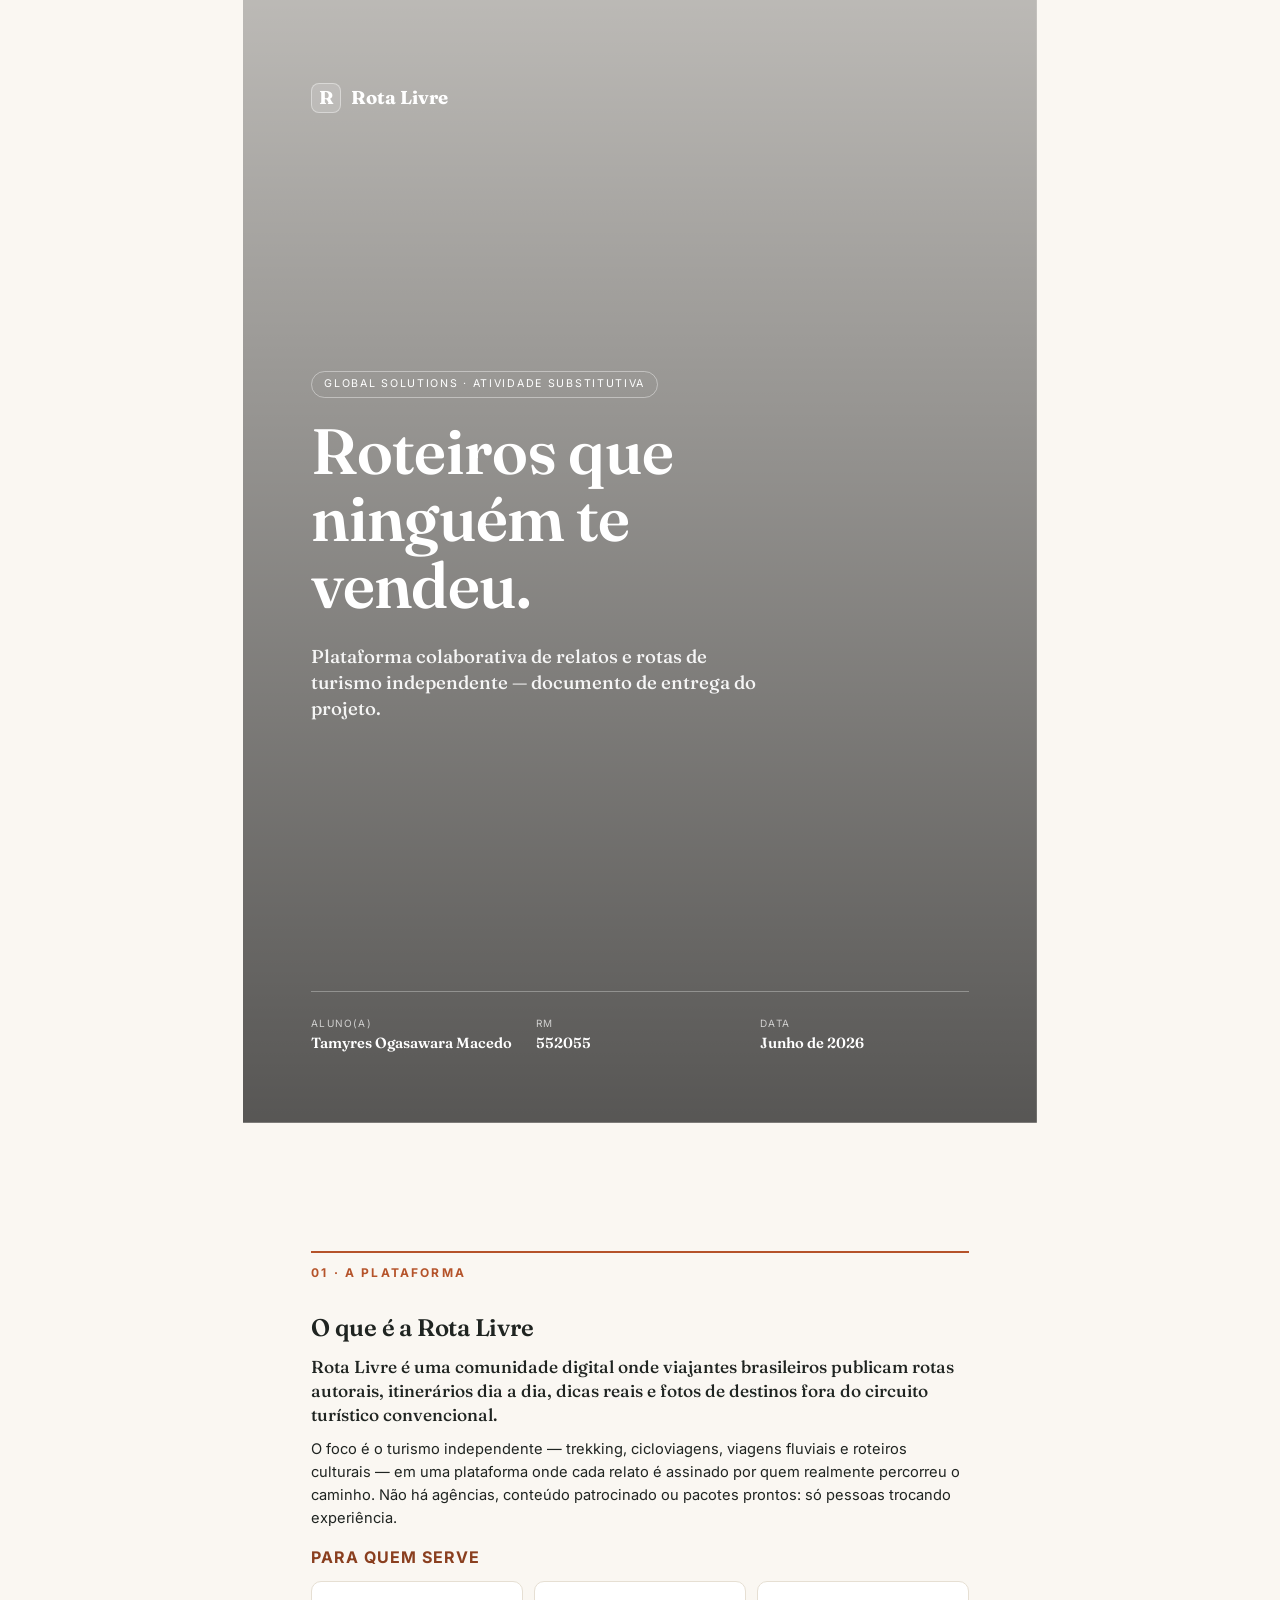
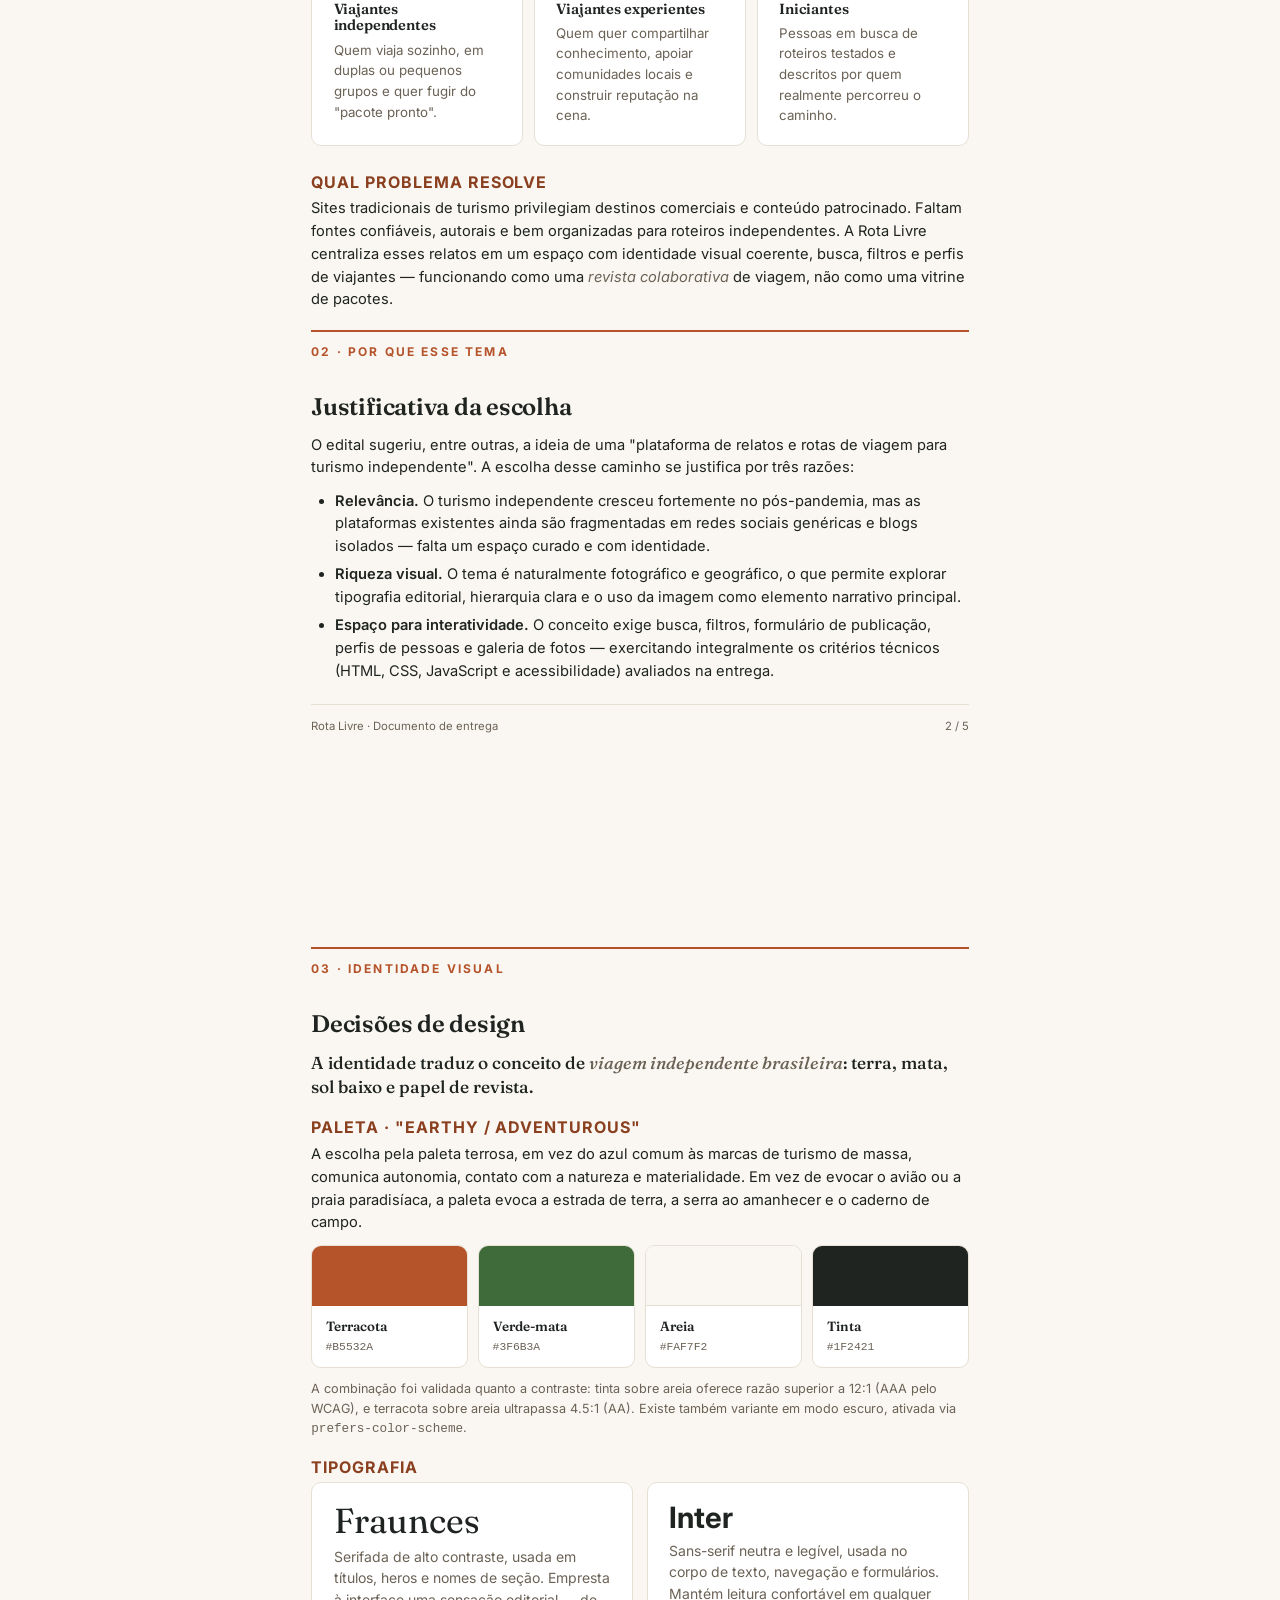
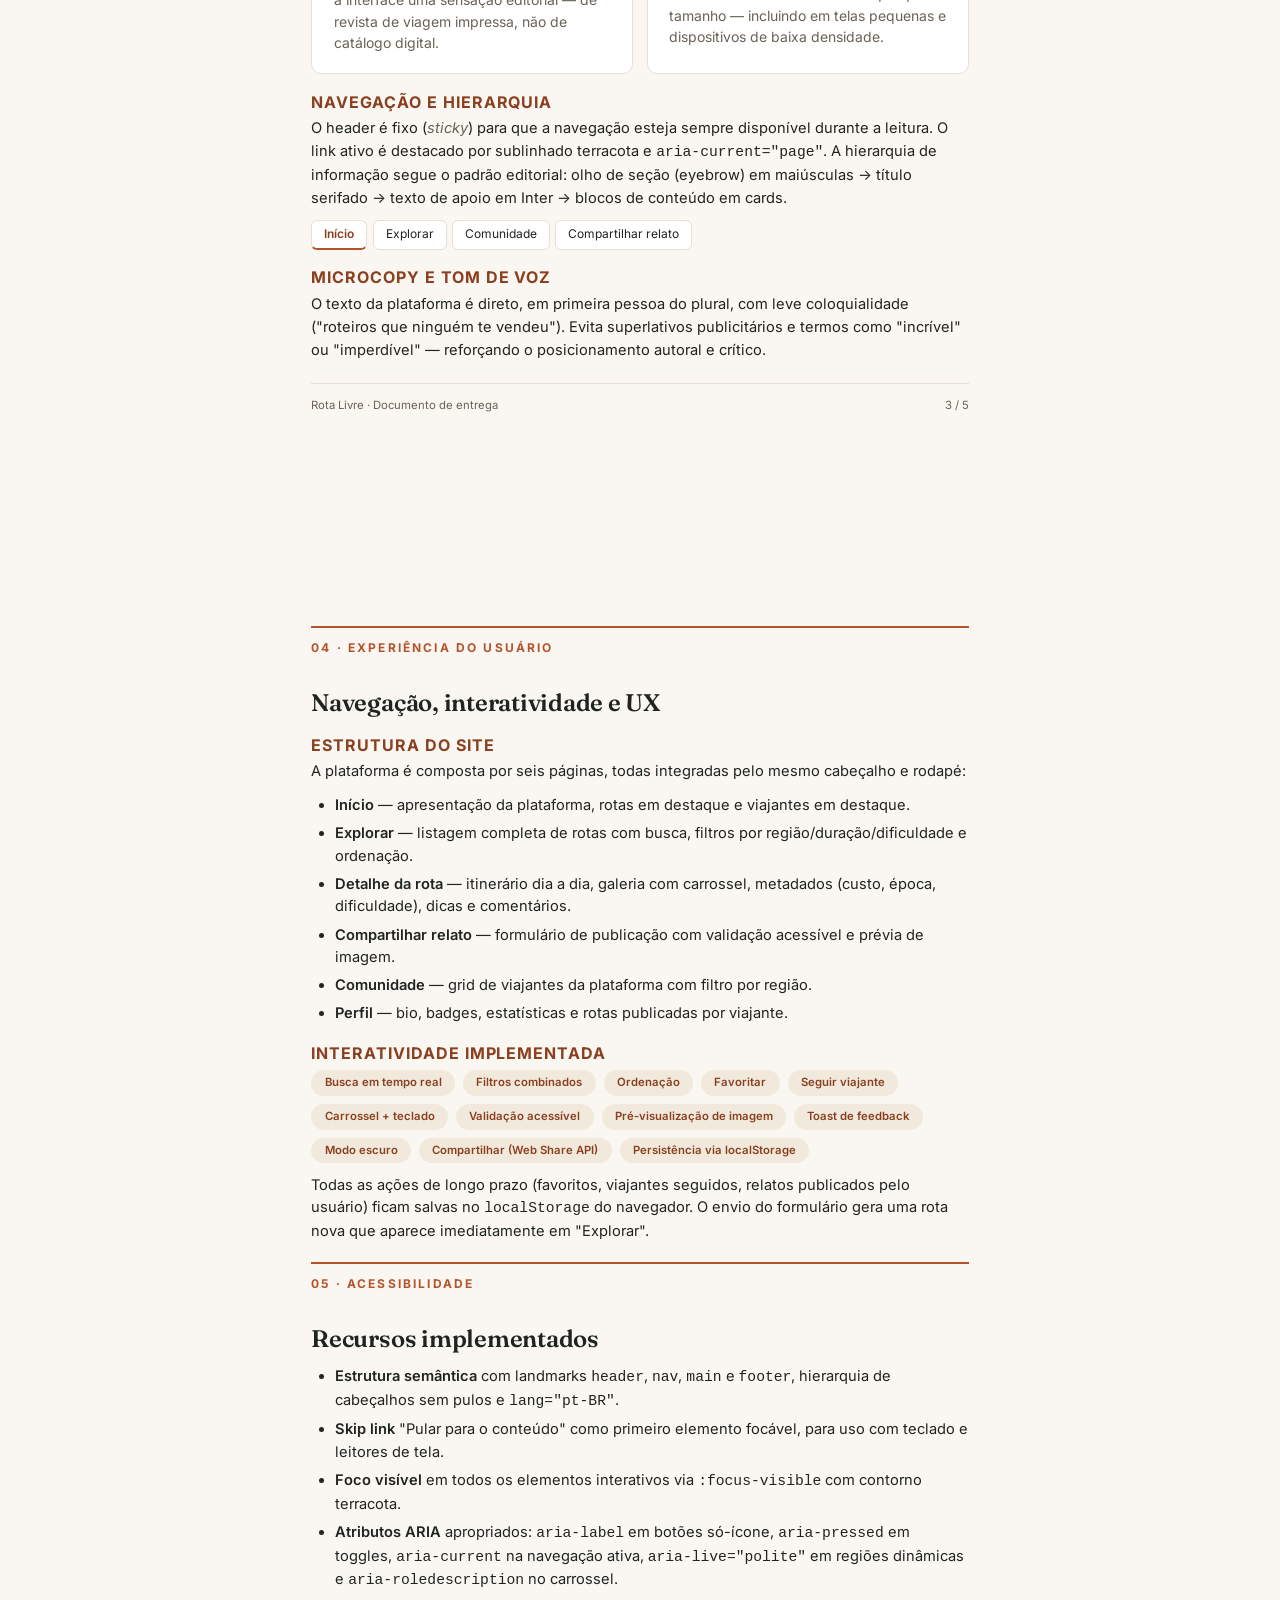
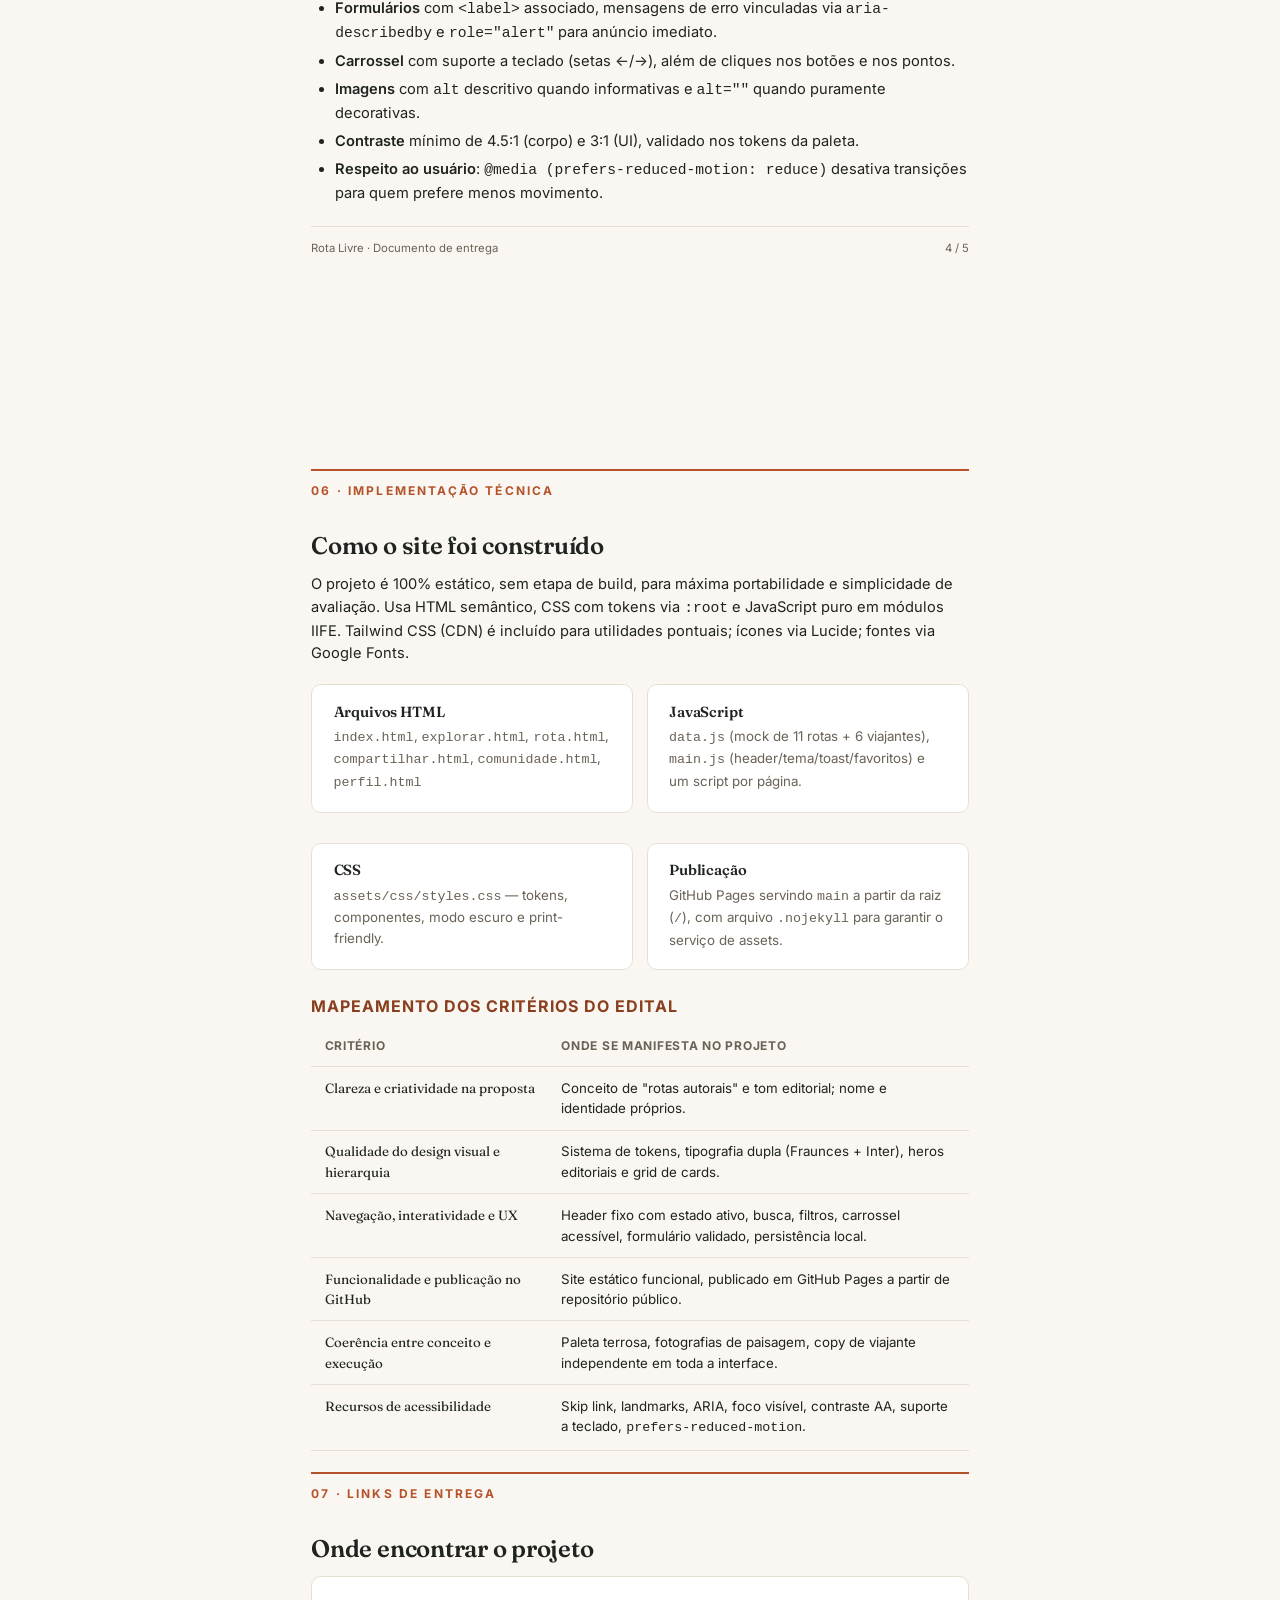
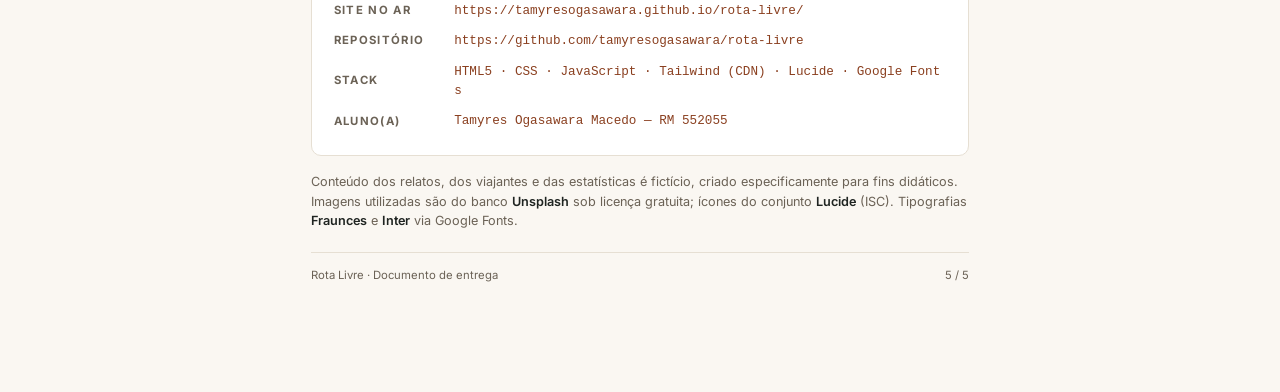
<file: documento.html>
<!doctype html>
<html lang="pt-BR">
<head>
  <meta charset="utf-8" />
  <title>Rota Livre — Documento de Entrega</title>
  <meta name="description" content="Documento de entrega da atividade substitutiva: plataforma Rota Livre." />
  <link rel="preconnect" href="https://fonts.googleapis.com" />
  <link rel="preconnect" href="https://fonts.gstatic.com" crossorigin />
  <link rel="stylesheet" href="https://fonts.googleapis.com/css2?family=Fraunces:opsz,wght@9..144,500;9..144,600;9..144,700&family=Inter:wght@400;500;600;700&display=swap" />
  <style>
    :root {
      --ink: #1f2421;
      --muted: #6b6256;
      --bg: #faf7f2;
      --surface: #ffffff;
      --primary: #b5532a;
      --primary-ink: #8a3f1f;
      --accent: #3f6b3a;
      --line: #e6dfd3;
      --soft: #f1e9dc;
      --font-display: "Fraunces", Georgia, serif;
      --font-body: "Inter", system-ui, -apple-system, sans-serif;
    }

    @page {
      size: A4 portrait;
      margin: 18mm 16mm;
    }

    * { box-sizing: border-box; }

    html, body { background: var(--bg); }
    body {
      margin: 0;
      color: var(--ink);
      font-family: var(--font-body);
      font-size: 11pt;
      line-height: 1.55;
      -webkit-font-smoothing: antialiased;
      -webkit-print-color-adjust: exact;
      print-color-adjust: exact;
    }

    /* Page wrappers (for on-screen reading; print uses @page) */
    .page {
      width: 210mm;
      min-height: 297mm;
      padding: 22mm 18mm;
      margin: 0 auto 12mm;
      background: var(--bg);
      page-break-after: always;
    }
    .page:last-child { page-break-after: auto; }

    h1, h2, h3, h4 {
      font-family: var(--font-display);
      color: var(--ink);
      line-height: 1.15;
      letter-spacing: -0.01em;
      margin: 0 0 0.4em;
      font-weight: 600;
    }
    h1 { font-size: 36pt; }
    h2 { font-size: 18pt; margin-top: 8mm; }
    h3 { font-size: 12pt; margin-top: 5mm; color: var(--primary-ink); text-transform: uppercase; letter-spacing: 0.06em; font-weight: 700; font-family: var(--font-body); }
    p { margin: 0 0 8pt; color: var(--ink); }
    strong { color: var(--ink); font-weight: 600; }
    em { color: var(--muted); }

    .eyebrow {
      font-family: var(--font-body);
      font-size: 9pt;
      text-transform: uppercase;
      letter-spacing: 0.18em;
      color: var(--primary);
      font-weight: 700;
    }

    a { color: var(--primary-ink); text-decoration: underline; text-underline-offset: 2px; }

    .brand {
      display: inline-flex;
      align-items: center;
      gap: 10px;
      font-family: var(--font-display);
      font-weight: 700;
      font-size: 14pt;
      color: var(--ink);
    }
    .brand-mark {
      width: 30px;
      height: 30px;
      border-radius: 8px;
      background: linear-gradient(135deg, var(--primary), var(--accent));
      color: #fff;
      display: inline-flex;
      align-items: center;
      justify-content: center;
      font-family: var(--font-display);
      font-weight: 700;
    }

    /* COVER */
    .cover {
      background: linear-gradient(180deg, rgba(0, 0, 0, 0.25) 0%, rgba(0, 0, 0, 0.65) 100%), url("https://images.unsplash.com/photo-1500530855697-b586d89ba3ee?auto=format&fit=crop&w=1600&q=70");
      background-size: cover;
      background-position: center;
      color: #fff;
      display: flex;
      flex-direction: column;
      justify-content: space-between;
      padding: 22mm 18mm 18mm;
    }
    .cover .brand, .cover .brand .brand-mark { color: #fff; }
    .cover .brand .brand-mark { background: rgba(255, 255, 255, 0.15); border: 1px solid rgba(255, 255, 255, 0.4); }
    .cover .badge {
      display: inline-block;
      border: 1px solid rgba(255, 255, 255, 0.4);
      border-radius: 999px;
      padding: 4px 12px;
      font-size: 8pt;
      text-transform: uppercase;
      letter-spacing: 0.16em;
      margin-bottom: 14pt;
    }
    .cover h1 { color: #fff; font-size: 48pt; line-height: 1.05; max-width: 70%; }
    .cover .lede { color: rgba(255, 255, 255, 0.92); font-size: 14pt; max-width: 70%; font-family: var(--font-display); font-weight: 500; }
    .cover .meta {
      border-top: 1px solid rgba(255, 255, 255, 0.3);
      padding-top: 18pt;
      display: grid;
      grid-template-columns: repeat(3, 1fr);
      gap: 12pt;
      font-size: 9pt;
    }
    .cover .meta .label { text-transform: uppercase; letter-spacing: 0.12em; opacity: 0.7; font-size: 7.5pt; }
    .cover .meta .value { font-family: var(--font-display); font-size: 11pt; font-weight: 600; }

    /* Sections */
    .section-head {
      border-top: 2px solid var(--primary);
      padding-top: 6pt;
      margin-bottom: 10pt;
    }
    .lede {
      font-family: var(--font-display);
      font-size: 13pt;
      line-height: 1.4;
      color: var(--ink);
      font-weight: 500;
    }

    .card {
      background: var(--surface);
      border: 1px solid var(--line);
      border-radius: 10px;
      padding: 14pt 16pt;
      margin: 6pt 0;
    }
    .card h4 { font-family: var(--font-display); font-size: 11pt; margin: 0 0 4pt; color: var(--ink); }
    .card p { margin: 0; color: var(--muted); font-size: 10pt; }

    .grid-2 { display: grid; grid-template-columns: 1fr 1fr; gap: 10pt; }
    .grid-3 { display: grid; grid-template-columns: repeat(3, 1fr); gap: 8pt; }

    .swatch-grid {
      display: grid;
      grid-template-columns: repeat(4, 1fr);
      gap: 8pt;
      margin: 8pt 0;
    }
    .swatch {
      border: 1px solid var(--line);
      border-radius: 10px;
      overflow: hidden;
      background: var(--surface);
    }
    .swatch .chip {
      height: 60px;
    }
    .swatch .info {
      padding: 8pt 10pt;
      font-size: 9pt;
    }
    .swatch .info strong { display: block; font-family: var(--font-display); font-size: 10pt; }
    .swatch .info code { color: var(--muted); font-family: "SFMono-Regular", Menlo, monospace; font-size: 8.5pt; }

    .type-sample {
      border: 1px solid var(--line);
      border-radius: 10px;
      padding: 14pt 16pt;
      background: var(--surface);
    }
    .type-sample .display {
      font-family: var(--font-display);
      font-size: 26pt;
      line-height: 1.1;
      margin: 0 0 4pt;
      color: var(--ink);
    }
    .type-sample .body-sample {
      font-family: var(--font-body);
      font-size: 10.5pt;
      color: var(--muted);
      margin: 0;
    }

    ul.clean { padding-left: 18pt; margin: 0 0 8pt; }
    ul.clean li { margin-bottom: 4pt; }

    .pill-row { display: flex; gap: 6pt; flex-wrap: wrap; margin: 6pt 0; }
    .pill {
      background: var(--soft);
      color: var(--primary-ink);
      border-radius: 999px;
      padding: 3pt 10pt;
      font-size: 8.5pt;
      font-weight: 600;
    }

    table.crit {
      width: 100%;
      border-collapse: collapse;
      margin-top: 8pt;
      font-size: 10pt;
    }
    table.crit th, table.crit td {
      text-align: left;
      padding: 8pt 10pt;
      border-bottom: 1px solid var(--line);
      vertical-align: top;
    }
    table.crit th {
      font-family: var(--font-body);
      font-weight: 700;
      font-size: 9pt;
      text-transform: uppercase;
      letter-spacing: 0.06em;
      color: var(--muted);
    }
    table.crit td:first-child { font-family: var(--font-display); color: var(--ink); width: 36%; }

    .footer {
      margin-top: 16pt;
      padding-top: 10pt;
      border-top: 1px solid var(--line);
      display: flex;
      justify-content: space-between;
      font-size: 8.5pt;
      color: var(--muted);
    }

    .links-block {
      background: var(--surface);
      border: 1px solid var(--line);
      border-radius: 10px;
      padding: 14pt 16pt;
      margin-top: 10pt;
    }
    .links-block .link-row { display: grid; grid-template-columns: 110px 1fr; gap: 8pt; padding: 4pt 0; }
    .links-block .link-row .label {
      font-size: 8.5pt;
      text-transform: uppercase;
      letter-spacing: 0.12em;
      color: var(--muted);
      font-weight: 700;
      align-self: center;
    }
    .links-block code {
      font-family: "SFMono-Regular", Menlo, monospace;
      font-size: 9.5pt;
      color: var(--primary-ink);
      word-break: break-all;
    }

    .nav-preview {
      display: flex;
      gap: 4pt;
      flex-wrap: wrap;
      margin: 8pt 0 0;
    }
    .nav-preview span {
      border: 1px solid var(--line);
      border-radius: 6px;
      padding: 3pt 9pt;
      font-size: 9pt;
      background: var(--surface);
      color: var(--ink);
    }
    .nav-preview span.active {
      border-bottom: 2px solid var(--primary);
      color: var(--primary-ink);
      font-weight: 600;
    }

    @media print {
      body { background: var(--bg); }
      .page { margin: 0; padding: 0; width: auto; min-height: 0; }
      .cover { padding: 18mm 14mm 14mm; min-height: calc(297mm - 36mm); }
      .footer { page-break-inside: avoid; }
    }
  </style>
</head>
<body>

  <!-- ============= PAGE 1 — COVER ============= -->
  <section class="page cover">
    <header>
      <div class="brand">
        <span class="brand-mark">R</span>
        <span>Rota Livre</span>
      </div>
    </header>

    <div>
      <span class="badge">Global Solutions · Atividade Substitutiva</span>
      <h1>Roteiros que ninguém te vendeu.</h1>
      <p class="lede">Plataforma colaborativa de relatos e rotas de turismo independente — documento de entrega do projeto.</p>
    </div>

    <div class="meta">
      <div>
        <div class="label">Aluno(a)</div>
        <div class="value">Tamyres Ogasawara Macedo</div>
      </div>
      <div>
        <div class="label">RM</div>
        <div class="value">552055</div>
      </div>
      <div>
        <div class="label">Data</div>
        <div class="value">Junho de 2026</div>
      </div>
    </div>
  </section>

  <!-- ============= PAGE 2 — PLATAFORMA + TEMA ============= -->
  <section class="page">
    <div class="section-head">
      <span class="eyebrow">01 · A plataforma</span>
      <h2>O que é a Rota Livre</h2>
    </div>
    <p class="lede">Rota Livre é uma comunidade digital onde viajantes brasileiros publicam rotas autorais, itinerários dia a dia, dicas reais e fotos de destinos fora do circuito turístico convencional.</p>
    <p>O foco é o turismo independente — trekking, cicloviagens, viagens fluviais e roteiros culturais — em uma plataforma onde cada relato é assinado por quem realmente percorreu o caminho. Não há agências, conteúdo patrocinado ou pacotes prontos: só pessoas trocando experiência.</p>

    <h3>Para quem serve</h3>
    <div class="grid-3">
      <div class="card">
        <h4>Viajantes independentes</h4>
        <p>Quem viaja sozinho, em duplas ou pequenos grupos e quer fugir do "pacote pronto".</p>
      </div>
      <div class="card">
        <h4>Viajantes experientes</h4>
        <p>Quem quer compartilhar conhecimento, apoiar comunidades locais e construir reputação na cena.</p>
      </div>
      <div class="card">
        <h4>Iniciantes</h4>
        <p>Pessoas em busca de roteiros testados e descritos por quem realmente percorreu o caminho.</p>
      </div>
    </div>

    <h3>Qual problema resolve</h3>
    <p>Sites tradicionais de turismo privilegiam destinos comerciais e conteúdo patrocinado. Faltam fontes confiáveis, autorais e bem organizadas para roteiros independentes. A Rota Livre centraliza esses relatos em um espaço com identidade visual coerente, busca, filtros e perfis de viajantes — funcionando como uma <em>revista colaborativa</em> de viagem, não como uma vitrine de pacotes.</p>

    <div class="section-head" style="margin-top: 14pt;">
      <span class="eyebrow">02 · Por que esse tema</span>
      <h2>Justificativa da escolha</h2>
    </div>
    <p>O edital sugeriu, entre outras, a ideia de uma "plataforma de relatos e rotas de viagem para turismo independente". A escolha desse caminho se justifica por três razões:</p>
    <ul class="clean">
      <li><strong>Relevância.</strong> O turismo independente cresceu fortemente no pós-pandemia, mas as plataformas existentes ainda são fragmentadas em redes sociais genéricas e blogs isolados — falta um espaço curado e com identidade.</li>
      <li><strong>Riqueza visual.</strong> O tema é naturalmente fotográfico e geográfico, o que permite explorar tipografia editorial, hierarquia clara e o uso da imagem como elemento narrativo principal.</li>
      <li><strong>Espaço para interatividade.</strong> O conceito exige busca, filtros, formulário de publicação, perfis de pessoas e galeria de fotos — exercitando integralmente os critérios técnicos (HTML, CSS, JavaScript e acessibilidade) avaliados na entrega.</li>
    </ul>

    <div class="footer">
      <span>Rota Livre · Documento de entrega</span>
      <span>2 / 5</span>
    </div>
  </section>

  <!-- ============= PAGE 3 — IDENTIDADE VISUAL ============= -->
  <section class="page">
    <div class="section-head">
      <span class="eyebrow">03 · Identidade visual</span>
      <h2>Decisões de design</h2>
    </div>
    <p class="lede">A identidade traduz o conceito de <em>viagem independente brasileira</em>: terra, mata, sol baixo e papel de revista.</p>

    <h3>Paleta · "earthy / adventurous"</h3>
    <p>A escolha pela paleta terrosa, em vez do azul comum às marcas de turismo de massa, comunica autonomia, contato com a natureza e materialidade. Em vez de evocar o avião ou a praia paradisíaca, a paleta evoca a estrada de terra, a serra ao amanhecer e o caderno de campo.</p>
    <div class="swatch-grid">
      <div class="swatch">
        <div class="chip" style="background: #b5532a"></div>
        <div class="info"><strong>Terracota</strong><code>#B5532A</code></div>
      </div>
      <div class="swatch">
        <div class="chip" style="background: #3f6b3a"></div>
        <div class="info"><strong>Verde-mata</strong><code>#3F6B3A</code></div>
      </div>
      <div class="swatch">
        <div class="chip" style="background: #faf7f2; border-bottom: 1px solid #e6dfd3"></div>
        <div class="info"><strong>Areia</strong><code>#FAF7F2</code></div>
      </div>
      <div class="swatch">
        <div class="chip" style="background: #1f2421"></div>
        <div class="info"><strong>Tinta</strong><code>#1F2421</code></div>
      </div>
    </div>
    <p style="font-size: 9.5pt; color: var(--muted);">A combinação foi validada quanto a contraste: tinta sobre areia oferece razão superior a 12:1 (AAA pelo WCAG), e terracota sobre areia ultrapassa 4.5:1 (AA). Existe também variante em modo escuro, ativada via <code>prefers-color-scheme</code>.</p>

    <h3>Tipografia</h3>
    <div class="grid-2">
      <div class="type-sample">
        <div class="display">Fraunces</div>
        <p class="body-sample">Serifada de alto contraste, usada em títulos, heros e nomes de seção. Empresta à interface uma sensação editorial — de revista de viagem impressa, não de catálogo digital.</p>
      </div>
      <div class="type-sample">
        <div class="display" style="font-family: var(--font-body); font-weight: 700; font-size: 22pt;">Inter</div>
        <p class="body-sample">Sans-serif neutra e legível, usada no corpo de texto, navegação e formulários. Mantém leitura confortável em qualquer tamanho — incluindo em telas pequenas e dispositivos de baixa densidade.</p>
      </div>
    </div>

    <h3>Navegação e hierarquia</h3>
    <p>O header é fixo (<em>sticky</em>) para que a navegação esteja sempre disponível durante a leitura. O link ativo é destacado por sublinhado terracota e <code>aria-current="page"</code>. A hierarquia de informação segue o padrão editorial: olho de seção (eyebrow) em maiúsculas → título serifado → texto de apoio em Inter → blocos de conteúdo em cards.</p>
    <div class="nav-preview">
      <span class="active">Início</span><span>Explorar</span><span>Comunidade</span><span>Compartilhar relato</span>
    </div>

    <h3>Microcopy e tom de voz</h3>
    <p>O texto da plataforma é direto, em primeira pessoa do plural, com leve coloquialidade ("roteiros que ninguém te vendeu"). Evita superlativos publicitários e termos como "incrível" ou "imperdível" — reforçando o posicionamento autoral e crítico.</p>

    <div class="footer">
      <span>Rota Livre · Documento de entrega</span>
      <span>3 / 5</span>
    </div>
  </section>

  <!-- ============= PAGE 4 — UX, INTERATIVIDADE, ACESSIBILIDADE ============= -->
  <section class="page">
    <div class="section-head">
      <span class="eyebrow">04 · Experiência do usuário</span>
      <h2>Navegação, interatividade e UX</h2>
    </div>

    <h3>Estrutura do site</h3>
    <p>A plataforma é composta por seis páginas, todas integradas pelo mesmo cabeçalho e rodapé:</p>
    <ul class="clean">
      <li><strong>Início</strong> — apresentação da plataforma, rotas em destaque e viajantes em destaque.</li>
      <li><strong>Explorar</strong> — listagem completa de rotas com busca, filtros por região/duração/dificuldade e ordenação.</li>
      <li><strong>Detalhe da rota</strong> — itinerário dia a dia, galeria com carrossel, metadados (custo, época, dificuldade), dicas e comentários.</li>
      <li><strong>Compartilhar relato</strong> — formulário de publicação com validação acessível e prévia de imagem.</li>
      <li><strong>Comunidade</strong> — grid de viajantes da plataforma com filtro por região.</li>
      <li><strong>Perfil</strong> — bio, badges, estatísticas e rotas publicadas por viajante.</li>
    </ul>

    <h3>Interatividade implementada</h3>
    <div class="pill-row">
      <span class="pill">Busca em tempo real</span>
      <span class="pill">Filtros combinados</span>
      <span class="pill">Ordenação</span>
      <span class="pill">Favoritar</span>
      <span class="pill">Seguir viajante</span>
      <span class="pill">Carrossel + teclado</span>
      <span class="pill">Validação acessível</span>
      <span class="pill">Pré-visualização de imagem</span>
      <span class="pill">Toast de feedback</span>
      <span class="pill">Modo escuro</span>
      <span class="pill">Compartilhar (Web Share API)</span>
      <span class="pill">Persistência via localStorage</span>
    </div>
    <p style="margin-top: 8pt;">Todas as ações de longo prazo (favoritos, viajantes seguidos, relatos publicados pelo usuário) ficam salvas no <code>localStorage</code> do navegador. O envio do formulário gera uma rota nova que aparece imediatamente em "Explorar".</p>

    <div class="section-head" style="margin-top: 14pt;">
      <span class="eyebrow">05 · Acessibilidade</span>
      <h2>Recursos implementados</h2>
    </div>
    <ul class="clean">
      <li><strong>Estrutura semântica</strong> com landmarks <code>header</code>, <code>nav</code>, <code>main</code> e <code>footer</code>, hierarquia de cabeçalhos sem pulos e <code>lang="pt-BR"</code>.</li>
      <li><strong>Skip link</strong> "Pular para o conteúdo" como primeiro elemento focável, para uso com teclado e leitores de tela.</li>
      <li><strong>Foco visível</strong> em todos os elementos interativos via <code>:focus-visible</code> com contorno terracota.</li>
      <li><strong>Atributos ARIA</strong> apropriados: <code>aria-label</code> em botões só-ícone, <code>aria-pressed</code> em toggles, <code>aria-current</code> na navegação ativa, <code>aria-live="polite"</code> em regiões dinâmicas e <code>aria-roledescription</code> no carrossel.</li>
      <li><strong>Formulários</strong> com <code>&lt;label&gt;</code> associado, mensagens de erro vinculadas via <code>aria-describedby</code> e <code>role="alert"</code> para anúncio imediato.</li>
      <li><strong>Carrossel</strong> com suporte a teclado (setas ←/→), além de cliques nos botões e nos pontos.</li>
      <li><strong>Imagens</strong> com <code>alt</code> descritivo quando informativas e <code>alt=""</code> quando puramente decorativas.</li>
      <li><strong>Contraste</strong> mínimo de 4.5:1 (corpo) e 3:1 (UI), validado nos tokens da paleta.</li>
      <li><strong>Respeito ao usuário</strong>: <code>@media (prefers-reduced-motion: reduce)</code> desativa transições para quem prefere menos movimento.</li>
    </ul>

    <div class="footer">
      <span>Rota Livre · Documento de entrega</span>
      <span>4 / 5</span>
    </div>
  </section>

  <!-- ============= PAGE 5 — IMPLEMENTAÇÃO + LINKS ============= -->
  <section class="page">
    <div class="section-head">
      <span class="eyebrow">06 · Implementação técnica</span>
      <h2>Como o site foi construído</h2>
    </div>
    <p>O projeto é 100% estático, sem etapa de build, para máxima portabilidade e simplicidade de avaliação. Usa HTML semântico, CSS com tokens via <code>:root</code> e JavaScript puro em módulos IIFE. Tailwind CSS (CDN) é incluído para utilidades pontuais; ícones via Lucide; fontes via Google Fonts.</p>

    <div class="grid-2">
      <div class="card">
        <h4>Arquivos HTML</h4>
        <p><code>index.html</code>, <code>explorar.html</code>, <code>rota.html</code>, <code>compartilhar.html</code>, <code>comunidade.html</code>, <code>perfil.html</code></p>
      </div>
      <div class="card">
        <h4>JavaScript</h4>
        <p><code>data.js</code> (mock de 11 rotas + 6 viajantes), <code>main.js</code> (header/tema/toast/favoritos) e um script por página.</p>
      </div>
      <div class="card">
        <h4>CSS</h4>
        <p><code>assets/css/styles.css</code> — tokens, componentes, modo escuro e print-friendly.</p>
      </div>
      <div class="card">
        <h4>Publicação</h4>
        <p>GitHub Pages servindo <code>main</code> a partir da raiz (<code>/</code>), com arquivo <code>.nojekyll</code> para garantir o serviço de assets.</p>
      </div>
    </div>

    <h3>Mapeamento dos critérios do edital</h3>
    <table class="crit">
      <thead>
        <tr><th>Critério</th><th>Onde se manifesta no projeto</th></tr>
      </thead>
      <tbody>
        <tr><td>Clareza e criatividade na proposta</td><td>Conceito de "rotas autorais" e tom editorial; nome e identidade próprios.</td></tr>
        <tr><td>Qualidade do design visual e hierarquia</td><td>Sistema de tokens, tipografia dupla (Fraunces + Inter), heros editoriais e grid de cards.</td></tr>
        <tr><td>Navegação, interatividade e UX</td><td>Header fixo com estado ativo, busca, filtros, carrossel acessível, formulário validado, persistência local.</td></tr>
        <tr><td>Funcionalidade e publicação no GitHub</td><td>Site estático funcional, publicado em GitHub Pages a partir de repositório público.</td></tr>
        <tr><td>Coerência entre conceito e execução</td><td>Paleta terrosa, fotografias de paisagem, copy de viajante independente em toda a interface.</td></tr>
        <tr><td>Recursos de acessibilidade</td><td>Skip link, landmarks, ARIA, foco visível, contraste AA, suporte a teclado, <code>prefers-reduced-motion</code>.</td></tr>
      </tbody>
    </table>

    <div class="section-head" style="margin-top: 16pt;">
      <span class="eyebrow">07 · Links de entrega</span>
      <h2>Onde encontrar o projeto</h2>
    </div>
    <div class="links-block">
      <div class="link-row">
        <span class="label">Site no ar</span>
        <code>https://tamyresogasawara.github.io/rota-livre/</code>
      </div>
      <div class="link-row">
        <span class="label">Repositório</span>
        <code>https://github.com/tamyresogasawara/rota-livre</code>
      </div>
      <div class="link-row">
        <span class="label">Stack</span>
        <code>HTML5 · CSS · JavaScript · Tailwind (CDN) · Lucide · Google Fonts</code>
      </div>
      <div class="link-row">
        <span class="label">Aluno(a)</span>
        <code>Tamyres Ogasawara Macedo — RM 552055</code>
      </div>
    </div>

    <p style="margin-top: 12pt; font-size: 9.5pt; color: var(--muted);">Conteúdo dos relatos, dos viajantes e das estatísticas é fictício, criado especificamente para fins didáticos. Imagens utilizadas são do banco <strong>Unsplash</strong> sob licença gratuita; ícones do conjunto <strong>Lucide</strong> (ISC). Tipografias <strong>Fraunces</strong> e <strong>Inter</strong> via Google Fonts.</p>

    <div class="footer">
      <span>Rota Livre · Documento de entrega</span>
      <span>5 / 5</span>
    </div>
  </section>

</body>
</html>
</file>
